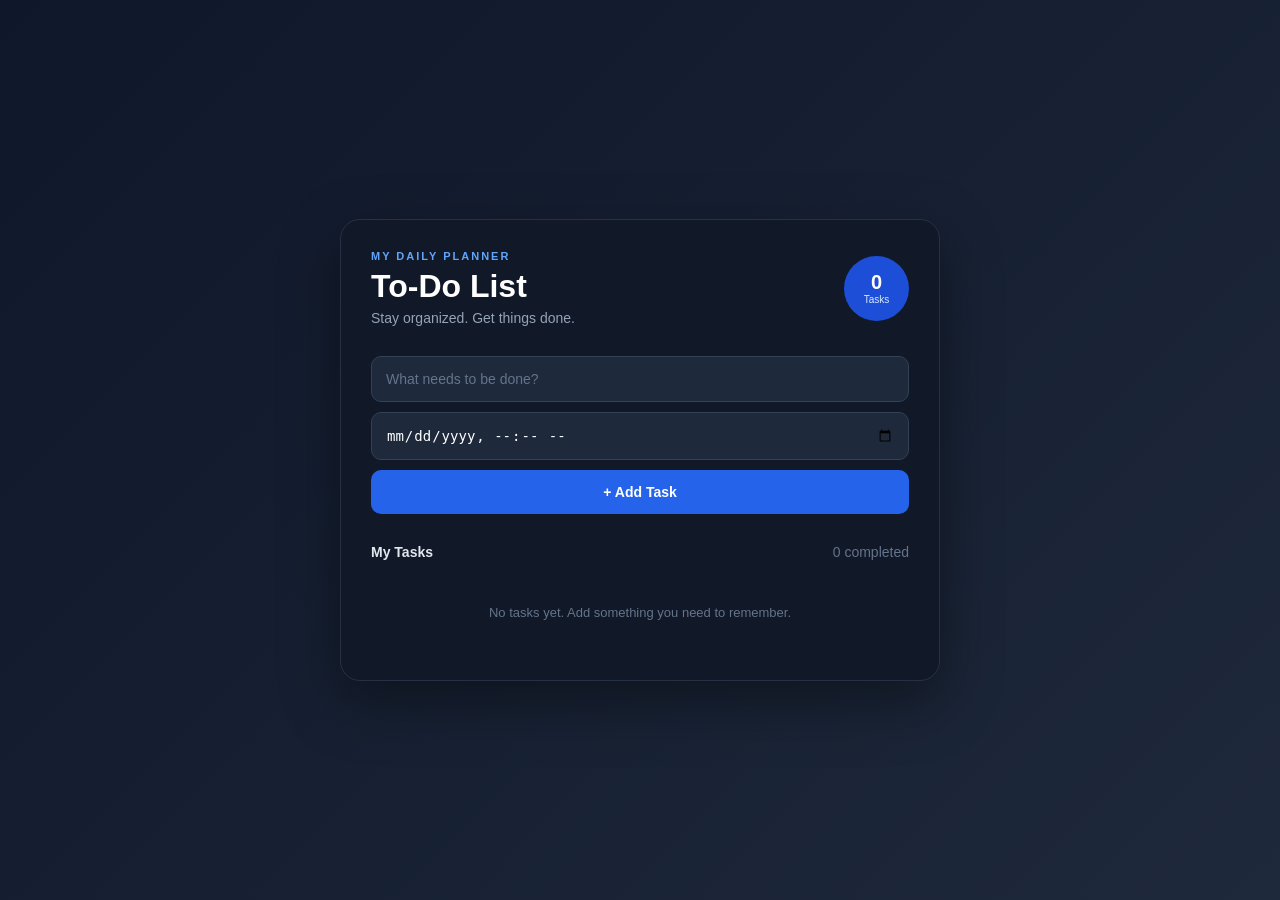
<file: Index.html>
<!DOCTYPE html>
<html lang="en">
<head>
    <meta charset="UTF-8">
    <meta name="viewport" content="width=device-width, initial-scale=1.0">
    <title>My To-Do List</title>
    <link rel="stylesheet" href="style.css">
</head>

<body>

    <div class="todo-container">

        <div class="header">
            <div>
                <p class="small-title">MY DAILY PLANNER</p>
                <h1>To-Do List</h1>
                <p class="subtitle">Stay organized. Get things done.</p>
            </div>

            <div class="task-count">
                <span id="taskCount">0</span>
                <small>Tasks</small>
            </div>
        </div>

        <div class="input-area">

            <input
                type="text"
                id="taskInput"
                placeholder="What needs to be done?"
            >

            <input
                type="datetime-local"
                id="taskDate"
            >

            <button id="addTaskBtn">
                + Add Task
            </button>

        </div>

        <div class="task-section">

            <div class="section-title">
                <span>My Tasks</span>
                <span id="completedCount">0 completed</span>
            </div>

            <ul id="taskList"></ul>

            <p id="emptyMessage">
                No tasks yet. Add something you need to remember.
            </p>

        </div>

    </div>

    <script src="script.js"></script>

</body>
</html>
</file>
<file: style.css>
* {
    box-sizing: border-box;
    margin: 0;
    padding: 0;
}

body {
    font-family: Arial, sans-serif;
    min-height: 100vh;
    background: linear-gradient(135deg, #0f172a, #1e293b);
    display: flex;
    justify-content: center;
    align-items: center;
    padding: 20px;
    color: #ffffff;
}

.todo-container {
    width: 100%;
    max-width: 600px;
    background: #111827;
    padding: 30px;
    border-radius: 20px;
    box-shadow: 0 20px 60px rgba(0, 0, 0, 0.4);
    border: 1px solid #263244;
}

/* HEADER */

.header {
    display: flex;
    justify-content: space-between;
    align-items: center;
    margin-bottom: 30px;
}

.small-title {
    font-size: 11px;
    letter-spacing: 2px;
    color: #60a5fa;
    font-weight: bold;
    margin-bottom: 6px;
}

h1 {
    font-size: 32px;
    margin-bottom: 5px;
}

.subtitle {
    color: #94a3b8;
    font-size: 14px;
}

.task-count {
    width: 65px;
    height: 65px;
    background: #1d4ed8;
    border-radius: 50%;
    display: flex;
    flex-direction: column;
    justify-content: center;
    align-items: center;
}

.task-count span {
    font-size: 20px;
    font-weight: bold;
}

.task-count small {
    font-size: 10px;
    color: #dbeafe;
}

/* INPUT AREA */

.input-area {
    display: flex;
    flex-direction: column;
    gap: 10px;
    margin-bottom: 30px;
}

input {
    width: 100%;
    padding: 14px;
    border: 1px solid #334155;
    border-radius: 10px;
    background: #1e293b;
    color: white;
    outline: none;
    font-size: 14px;
}

input::placeholder {
    color: #64748b;
}

input:focus {
    border-color: #3b82f6;
}

button {
    border: none;
    border-radius: 10px;
    padding: 14px;
    background: #2563eb;
    color: white;
    font-size: 14px;
    font-weight: bold;
    cursor: pointer;
    transition: 0.2s;
}

button:hover {
    background: #1d4ed8;
    transform: translateY(-1px);
}

/* TASK SECTION */

.task-section {
    margin-top: 10px;
}

.section-title {
    display: flex;
    justify-content: space-between;
    margin-bottom: 15px;
    color: #e2e8f0;
    font-size: 14px;
    font-weight: bold;
}

#completedCount {
    color: #64748b;
    font-weight: normal;
}

/* TASK */

ul {
    list-style: none;
}

li {
    background: #1e293b;
    border: 1px solid #334155;
    padding: 15px;
    margin-bottom: 10px;
    border-radius: 12px;
    display: flex;
    align-items: center;
    gap: 12px;
    transition: 0.2s;
}

li:hover {
    border-color: #475569;
    transform: translateY(-1px);
}

.task-content {
    flex: 1;
}

.task-text {
    font-size: 15px;
    color: #f8fafc;
    word-break: break-word;
}

.task-date {
    font-size: 11px;
    color: #60a5fa;
    margin-top: 5px;
}

.completed .task-text {
    text-decoration: line-through;
    color: #64748b;
}

/* CHECKBOX */

.check-btn {
    width: 22px;
    height: 22px;
    padding: 0;
    border-radius: 50%;
    background: transparent;
    border: 2px solid #64748b;
    flex-shrink: 0;
}

.check-btn:hover {
    background: #2563eb;
    border-color: #2563eb;
}

/* DELETE BUTTON */

.delete-btn {
    width: auto;
    background: #dc2626;
    padding: 7px 10px;
    font-size: 11px;
}

.delete-btn:hover {
    background: #b91c1c;
}

/* EMPTY MESSAGE */

#emptyMessage {
    text-align: center;
    color: #64748b;
    font-size: 13px;
    padding: 30px 10px;
}

/* MOBILE */

@media (max-width: 500px) {

    .todo-container {
        padding: 20px;
    }

    h1 {
        font-size: 26px;
    }

    .task-count {
        width: 55px;
        height: 55px;
    }

    li {
        padding: 12px;
    }
}
</file>
